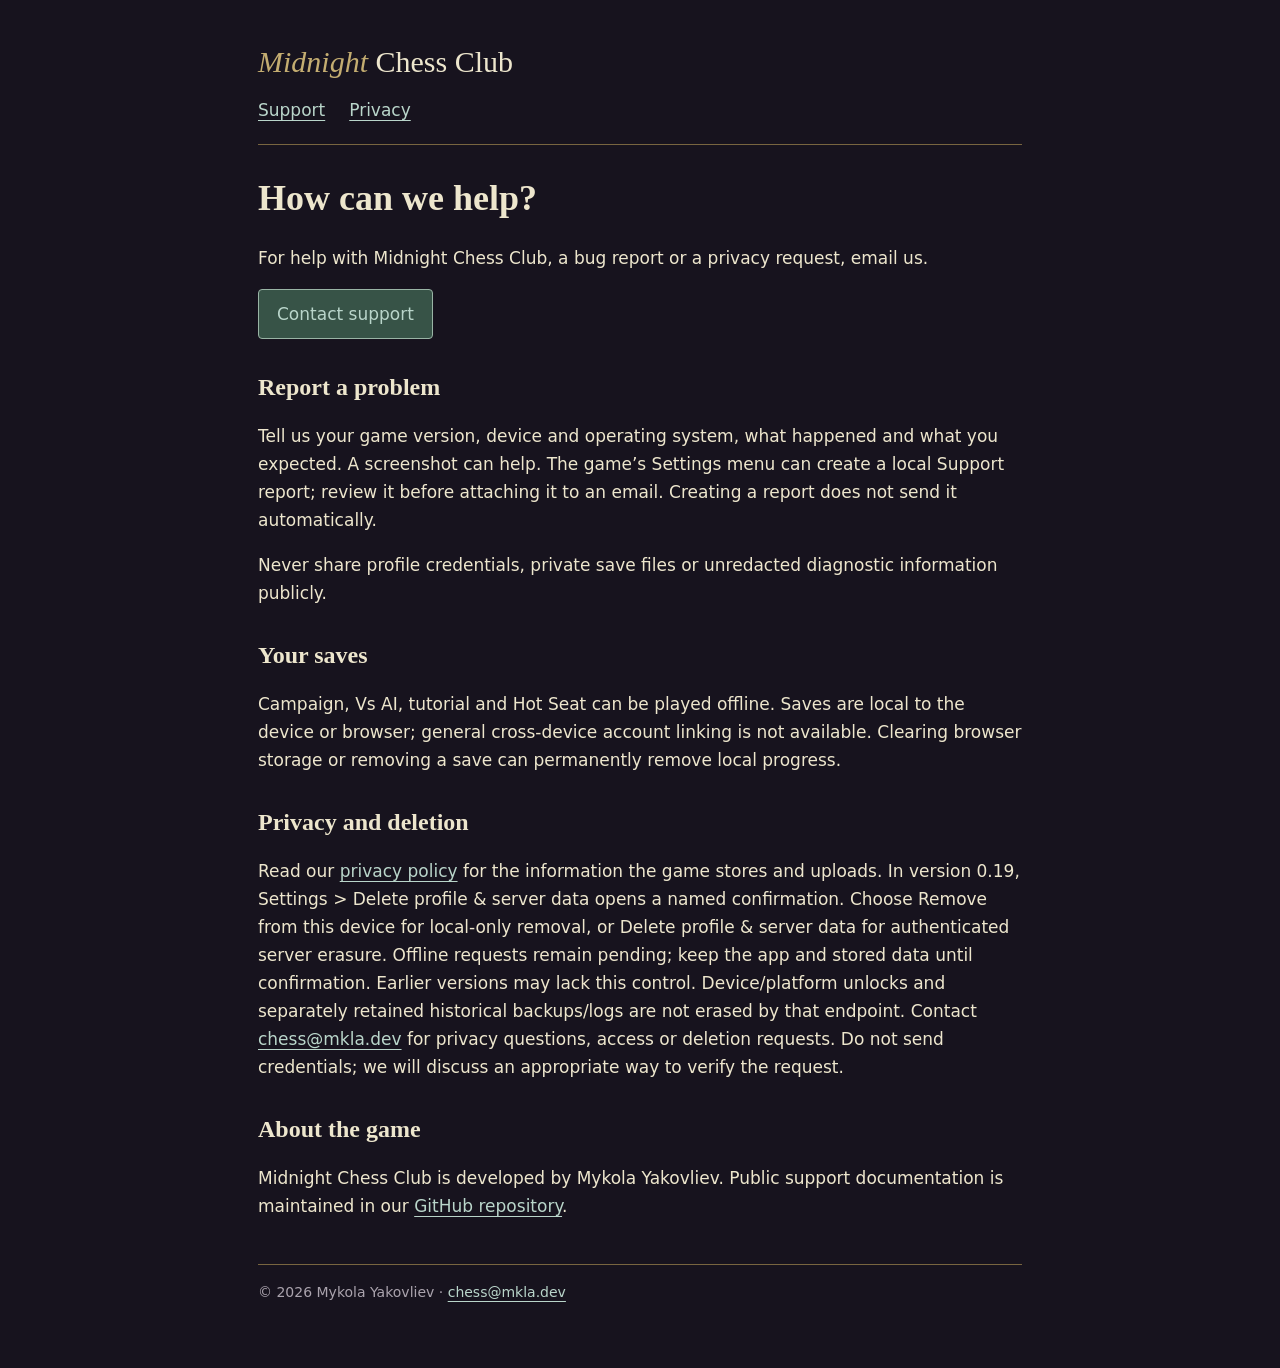
<file: index.html>
<!doctype html>
<html lang="en"><head><meta charset="utf-8"><meta name="viewport" content="width=device-width,initial-scale=1"><meta name="description" content="Support for Midnight Chess Club"><title>Support — Midnight Chess Club</title><link rel="stylesheet" href="./style.css"></head>
<body><main><header><a class="brand" href="./">Midnight <span>Chess Club</span></a><nav aria-label="Site"><a href="./">Support</a><a href="./privacy/">Privacy</a></nav></header><h1>How can we help?</h1>
<p>For help with Midnight Chess Club, a bug report or a privacy request, email us.</p>
<p><a class="contact" href="mailto:chess@mkla.dev">Contact support</a></p>
<h2>Report a problem</h2>
<p>Tell us your game version, device and operating system, what happened and what you expected. A screenshot can help. The game’s Settings menu can create a local Support report; review it before attaching it to an email. Creating a report does not send it automatically.</p>
<p>Never share profile credentials, private save files or unredacted diagnostic information publicly.</p>
<h2>Your saves</h2>
<p>Campaign, Vs AI, tutorial and Hot Seat can be played offline. Saves are local to the device or browser; general cross-device account linking is not available. Clearing browser storage or removing a save can permanently remove local progress.</p>
<h2>Privacy and deletion</h2>
<p>Read our <a href="privacy/">privacy policy</a> for the information the game stores and uploads. In version 0.19, Settings &gt; Delete profile &amp; server data opens a named confirmation. Choose Remove from this device for local-only removal, or Delete profile &amp; server data for authenticated server erasure. Offline requests remain pending; keep the app and stored data until confirmation. Earlier versions may lack this control. Device/platform unlocks and separately retained historical backups/logs are not erased by that endpoint. Contact <a href="mailto:chess@mkla.dev">chess@mkla.dev</a> for privacy questions, access or deletion requests. Do not send credentials; we will discuss an appropriate way to verify the request.</p>
<h2>About the game</h2>
<p>Midnight Chess Club is developed by Mykola Yakovliev. Public support documentation is maintained in our <a href="https://github.com/Vegasq/midnight-chess-club-support">GitHub repository</a>.</p><footer>© 2026 Mykola Yakovliev · <a href="mailto:chess@mkla.dev">chess@mkla.dev</a></footer></main></body></html>
</file>
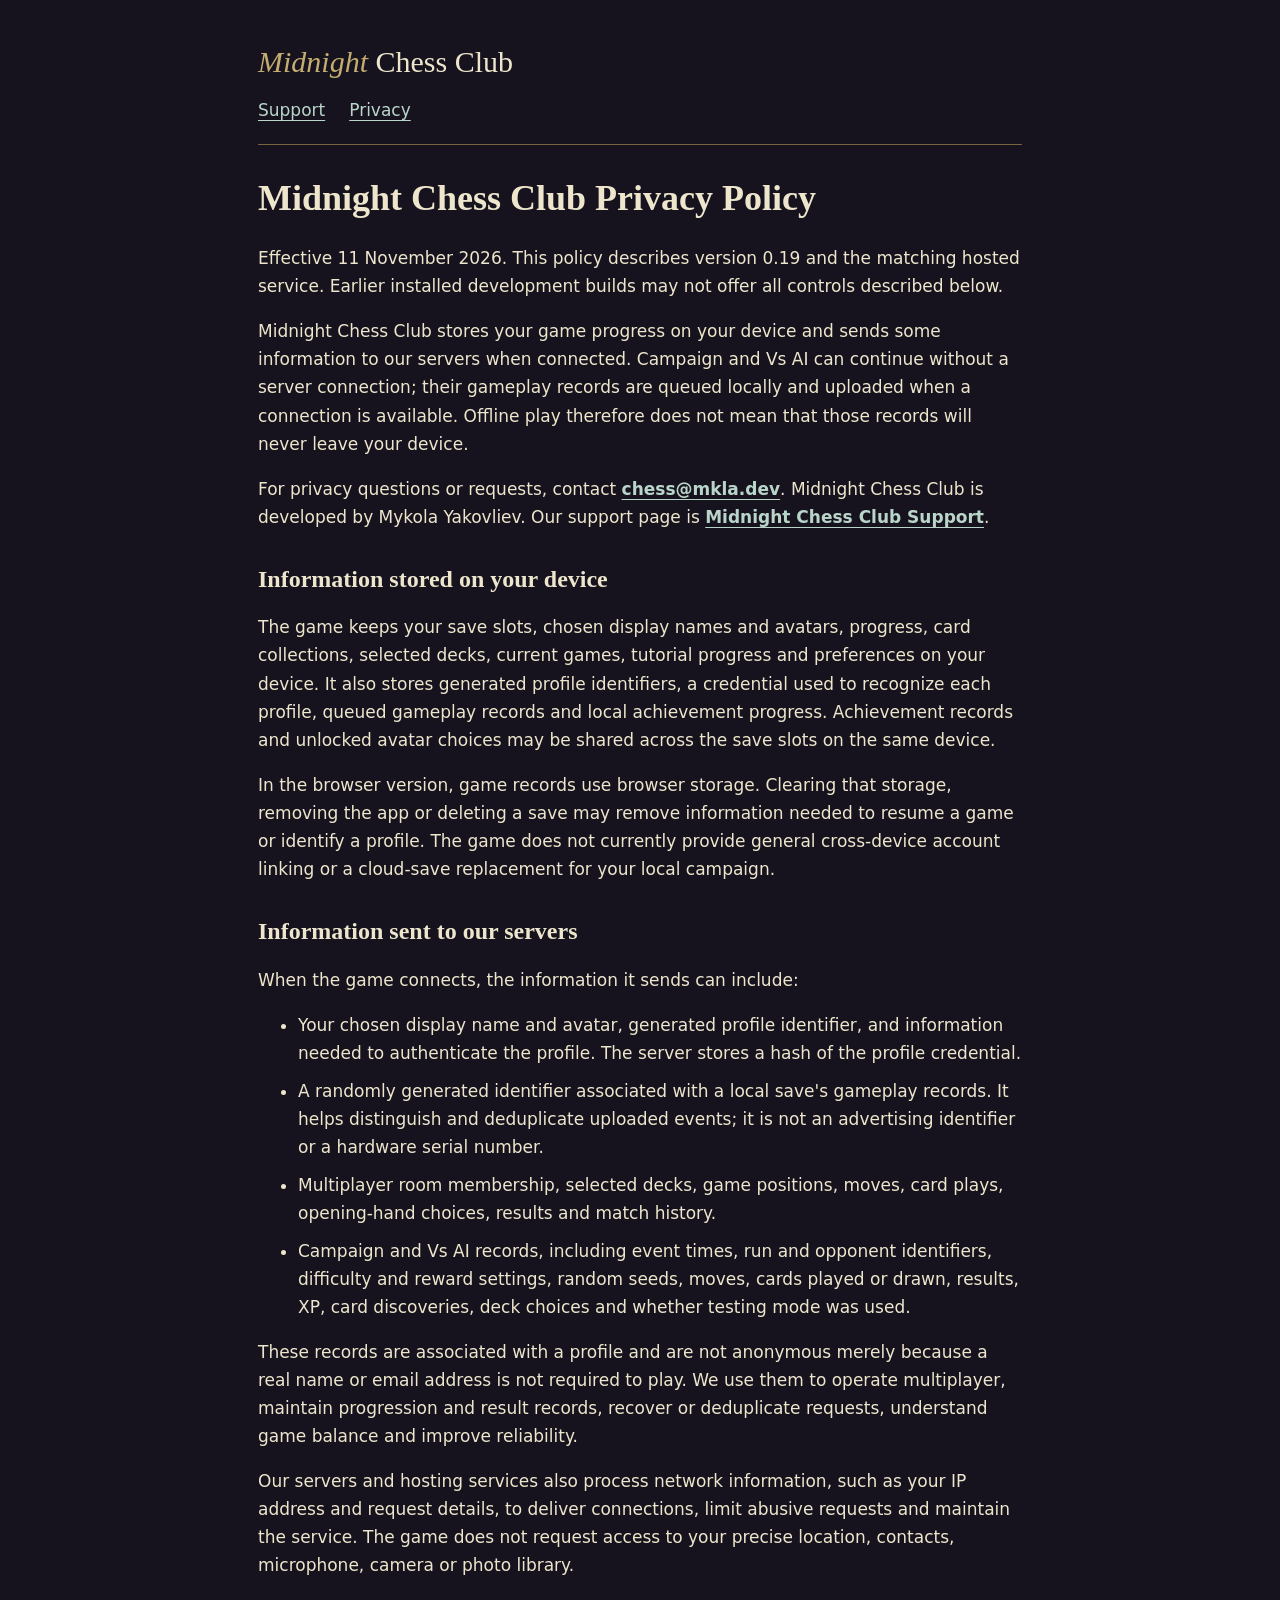
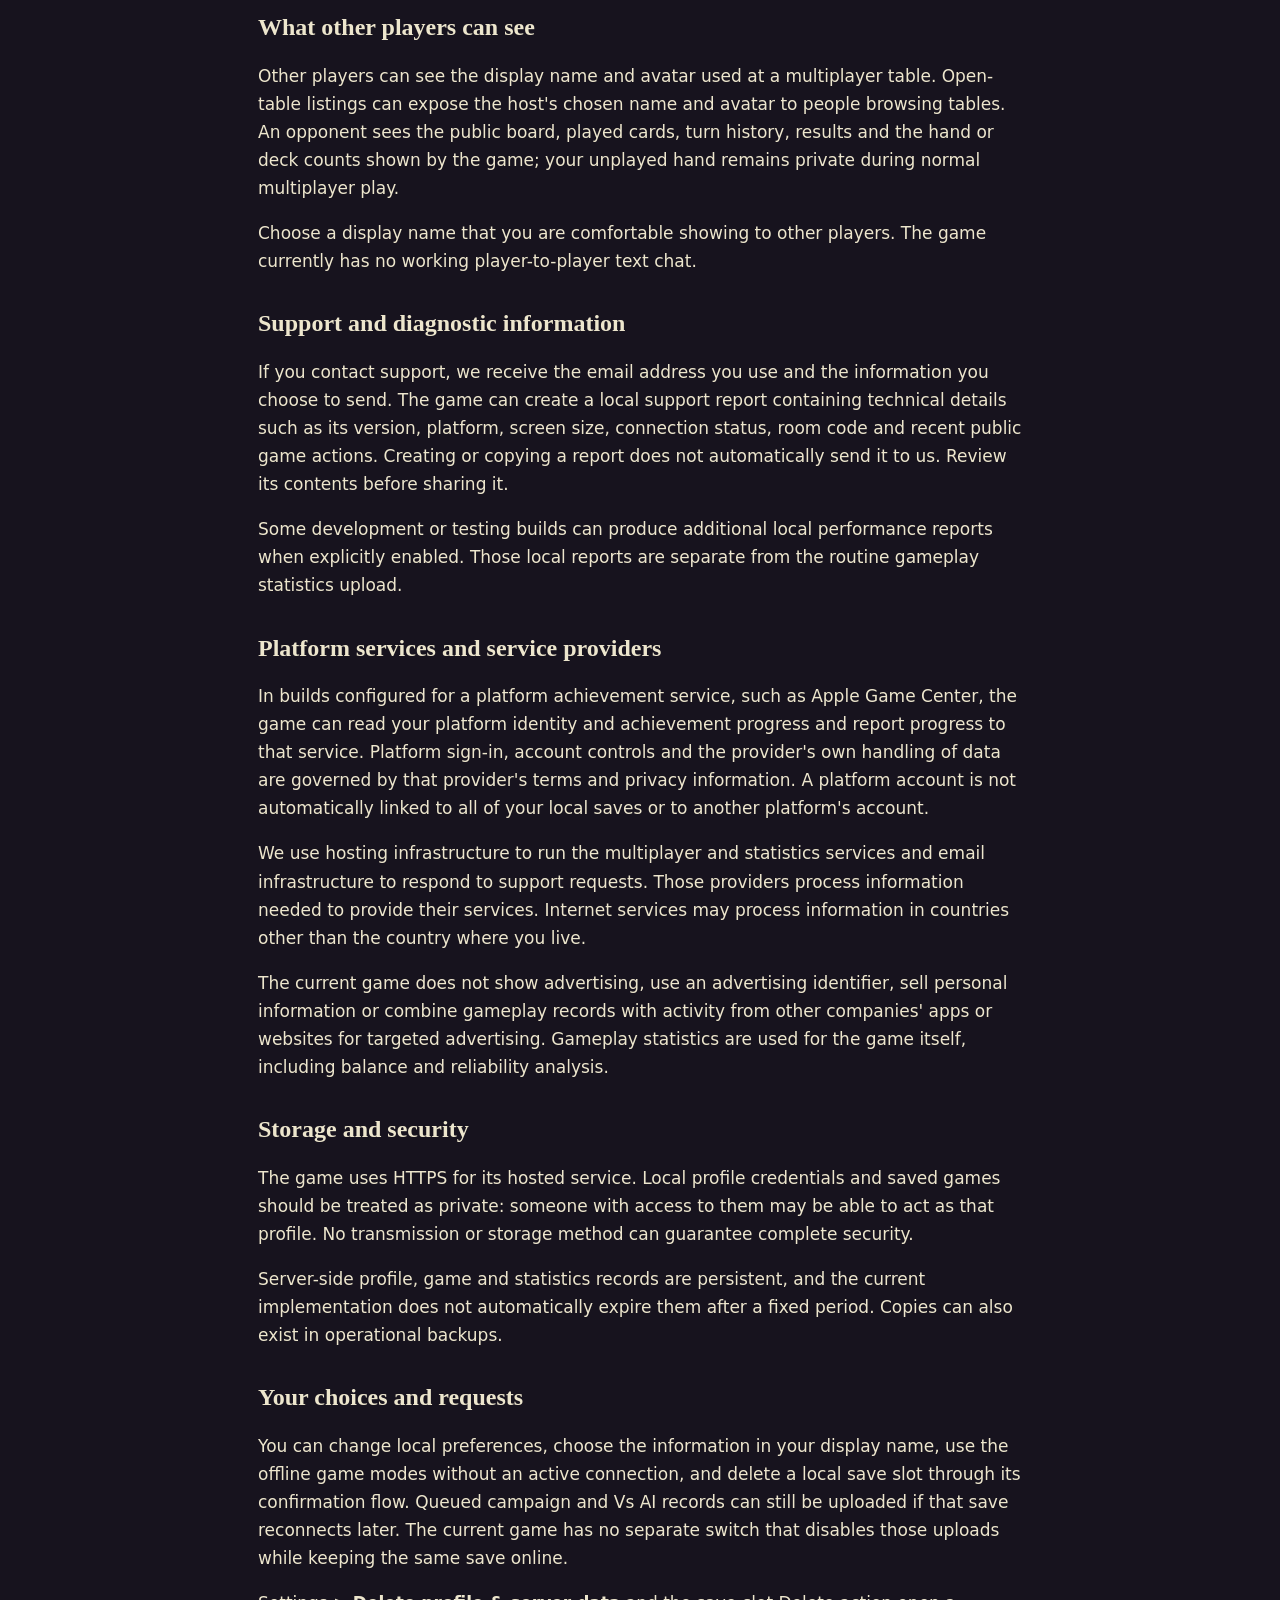
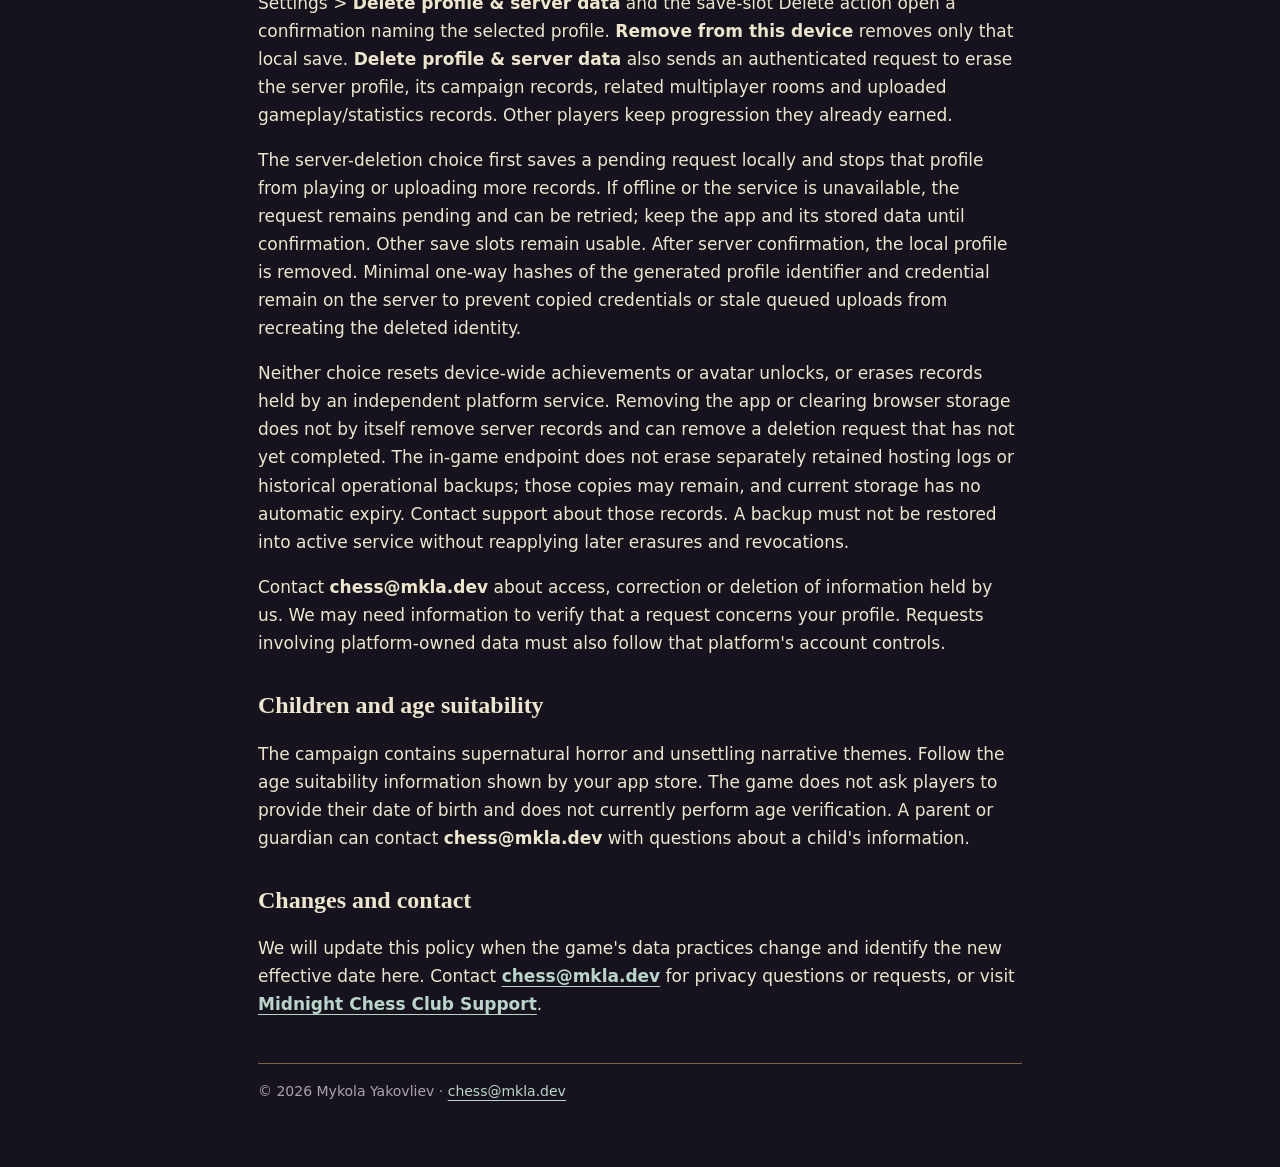
<file: privacy/index.html>
<!doctype html>
<html lang="en"><head><meta charset="utf-8"><meta name="viewport" content="width=device-width,initial-scale=1"><meta name="description" content="Privacy policy for Midnight Chess Club"><title>Privacy policy — Midnight Chess Club</title><link rel="stylesheet" href="../style.css"></head>
<body><main><header><a class="brand" href="../">Midnight <span>Chess Club</span></a><nav aria-label="Site"><a href="../">Support</a><a href="../privacy/">Privacy</a></nav></header><h1>Midnight Chess Club Privacy Policy</h1>
<p>Effective 11 November 2026. This policy describes version 0.19 and the matching hosted service. Earlier installed development builds may not offer all controls described below.</p>
<p>Midnight Chess Club stores your game progress on your device and sends some information to our servers when connected. Campaign and Vs AI can continue without a server connection; their gameplay records are queued locally and uploaded when a connection is available. Offline play therefore does not mean that those records will never leave your device.</p>
<p>For privacy questions or requests, contact <strong><a href="mailto:chess@mkla.dev">chess@mkla.dev</a></strong>. Midnight Chess Club is developed by Mykola Yakovliev. Our support page is <strong><a href="https://github.com/Vegasq/midnight-chess-club-support">Midnight Chess Club Support</a></strong>.</p>
<h2>Information stored on your device</h2>
<p>The game keeps your save slots, chosen display names and avatars, progress, card collections, selected decks, current games, tutorial progress and preferences on your device. It also stores generated profile identifiers, a credential used to recognize each profile, queued gameplay records and local achievement progress. Achievement records and unlocked avatar choices may be shared across the save slots on the same device.</p>
<p>In the browser version, game records use browser storage. Clearing that storage, removing the app or deleting a save may remove information needed to resume a game or identify a profile. The game does not currently provide general cross-device account linking or a cloud-save replacement for your local campaign.</p>
<h2>Information sent to our servers</h2>
<p>When the game connects, the information it sends can include:</p>
<ul><li>Your chosen display name and avatar, generated profile identifier, and information needed to authenticate the profile. The server stores a hash of the profile credential.</li><li>A randomly generated identifier associated with a local save&#x27;s gameplay records. It helps distinguish and deduplicate uploaded events; it is not an advertising identifier or a hardware serial number.</li><li>Multiplayer room membership, selected decks, game positions, moves, card plays, opening-hand choices, results and match history.</li><li>Campaign and Vs AI records, including event times, run and opponent identifiers, difficulty and reward settings, random seeds, moves, cards played or drawn, results, XP, card discoveries, deck choices and whether testing mode was used.</li></ul>
<p>These records are associated with a profile and are not anonymous merely because a real name or email address is not required to play. We use them to operate multiplayer, maintain progression and result records, recover or deduplicate requests, understand game balance and improve reliability.</p>
<p>Our servers and hosting services also process network information, such as your IP address and request details, to deliver connections, limit abusive requests and maintain the service. The game does not request access to your precise location, contacts, microphone, camera or photo library.</p>
<h2>What other players can see</h2>
<p>Other players can see the display name and avatar used at a multiplayer table. Open-table listings can expose the host&#x27;s chosen name and avatar to people browsing tables. An opponent sees the public board, played cards, turn history, results and the hand or deck counts shown by the game; your unplayed hand remains private during normal multiplayer play.</p>
<p>Choose a display name that you are comfortable showing to other players. The game currently has no working player-to-player text chat.</p>
<h2>Support and diagnostic information</h2>
<p>If you contact support, we receive the email address you use and the information you choose to send. The game can create a local support report containing technical details such as its version, platform, screen size, connection status, room code and recent public game actions. Creating or copying a report does not automatically send it to us. Review its contents before sharing it.</p>
<p>Some development or testing builds can produce additional local performance reports when explicitly enabled. Those local reports are separate from the routine gameplay statistics upload.</p>
<h2>Platform services and service providers</h2>
<p>In builds configured for a platform achievement service, such as Apple Game Center, the game can read your platform identity and achievement progress and report progress to that service. Platform sign-in, account controls and the provider&#x27;s own handling of data are governed by that provider&#x27;s terms and privacy information. A platform account is not automatically linked to all of your local saves or to another platform&#x27;s account.</p>
<p>We use hosting infrastructure to run the multiplayer and statistics services and email infrastructure to respond to support requests. Those providers process information needed to provide their services. Internet services may process information in countries other than the country where you live.</p>
<p>The current game does not show advertising, use an advertising identifier, sell personal information or combine gameplay records with activity from other companies&#x27; apps or websites for targeted advertising. Gameplay statistics are used for the game itself, including balance and reliability analysis.</p>
<h2>Storage and security</h2>
<p>The game uses HTTPS for its hosted service. Local profile credentials and saved games should be treated as private: someone with access to them may be able to act as that profile. No transmission or storage method can guarantee complete security.</p>
<p>Server-side profile, game and statistics records are persistent, and the current implementation does not automatically expire them after a fixed period. Copies can also exist in operational backups.</p>
<h2>Your choices and requests</h2>
<p>You can change local preferences, choose the information in your display name, use the offline game modes without an active connection, and delete a local save slot through its confirmation flow. Queued campaign and Vs AI records can still be uploaded if that save reconnects later. The current game has no separate switch that disables those uploads while keeping the same save online.</p>
<p>Settings &gt; <strong>Delete profile &amp; server data</strong> and the save-slot Delete action open a confirmation naming the selected profile. <strong>Remove from this device</strong> removes only that local save. <strong>Delete profile &amp; server data</strong> also sends an authenticated request to erase the server profile, its campaign records, related multiplayer rooms and uploaded gameplay/statistics records. Other players keep progression they already earned.</p>
<p>The server-deletion choice first saves a pending request locally and stops that profile from playing or uploading more records. If offline or the service is unavailable, the request remains pending and can be retried; keep the app and its stored data until confirmation. Other save slots remain usable. After server confirmation, the local profile is removed. Minimal one-way hashes of the generated profile identifier and credential remain on the server to prevent copied credentials or stale queued uploads from recreating the deleted identity.</p>
<p>Neither choice resets device-wide achievements or avatar unlocks, or erases records held by an independent platform service. Removing the app or clearing browser storage does not by itself remove server records and can remove a deletion request that has not yet completed. The in-game endpoint does not erase separately retained hosting logs or historical operational backups; those copies may remain, and current storage has no automatic expiry. Contact support about those records. A backup must not be restored into active service without reapplying later erasures and revocations.</p>
<p>Contact <strong>chess@mkla.dev</strong> about access, correction or deletion of information held by us. We may need information to verify that a request concerns your profile. Requests involving platform-owned data must also follow that platform&#x27;s account controls.</p>
<h2>Children and age suitability</h2>
<p>The campaign contains supernatural horror and unsettling narrative themes. Follow the age suitability information shown by your app store. The game does not ask players to provide their date of birth and does not currently perform age verification. A parent or guardian can contact <strong>chess@mkla.dev</strong> with questions about a child&#x27;s information.</p>
<h2>Changes and contact</h2>
<p>We will update this policy when the game&#x27;s data practices change and identify the new effective date here. Contact <strong><a href="mailto:chess@mkla.dev">chess@mkla.dev</a></strong> for privacy questions or requests, or visit <strong><a href="https://github.com/Vegasq/midnight-chess-club-support">Midnight Chess Club Support</a></strong>.</p><footer>© 2026 Mykola Yakovliev · <a href="mailto:chess@mkla.dev">chess@mkla.dev</a></footer></main></body></html>
</file>
<file: style.css>
*{box-sizing:border-box}html{color-scheme:dark}body{margin:0;background:#17131e;color:#ede6cd;font:17px/1.65 system-ui,-apple-system,sans-serif}main{max-width:820px;margin:0 auto;padding:44px 28px 64px}header{border-bottom:1px solid #786540;padding-bottom:20px;margin-bottom:32px}.brand{font:italic 30px/1.2 Georgia,serif;color:#c4ad71;text-decoration:none}.brand span{font-style:normal;color:#ede6cd}nav{display:flex;gap:24px;margin-top:16px}a{color:#b9d5ca;text-underline-offset:4px}a:hover{color:#fff}a:focus-visible{outline:2px solid #b9d5ca;outline-offset:5px}h1,h2{font-family:Georgia,serif;line-height:1.2}h1{font-size:36px;margin:0 0 24px}h2{font-size:24px;margin-top:34px}li{margin-bottom:10px}.contact{display:inline-block;border:1px solid #99b4a5;padding:10px 18px;border-radius:4px;text-decoration:none;background:#375347}footer{margin-top:44px;border-top:1px solid #786540;padding-top:16px;color:#aaa3ad;font-size:14px}@media(max-width:500px){main{padding:28px 20px}h1{font-size:30px}.brand{font-size:26px}}
</file>
